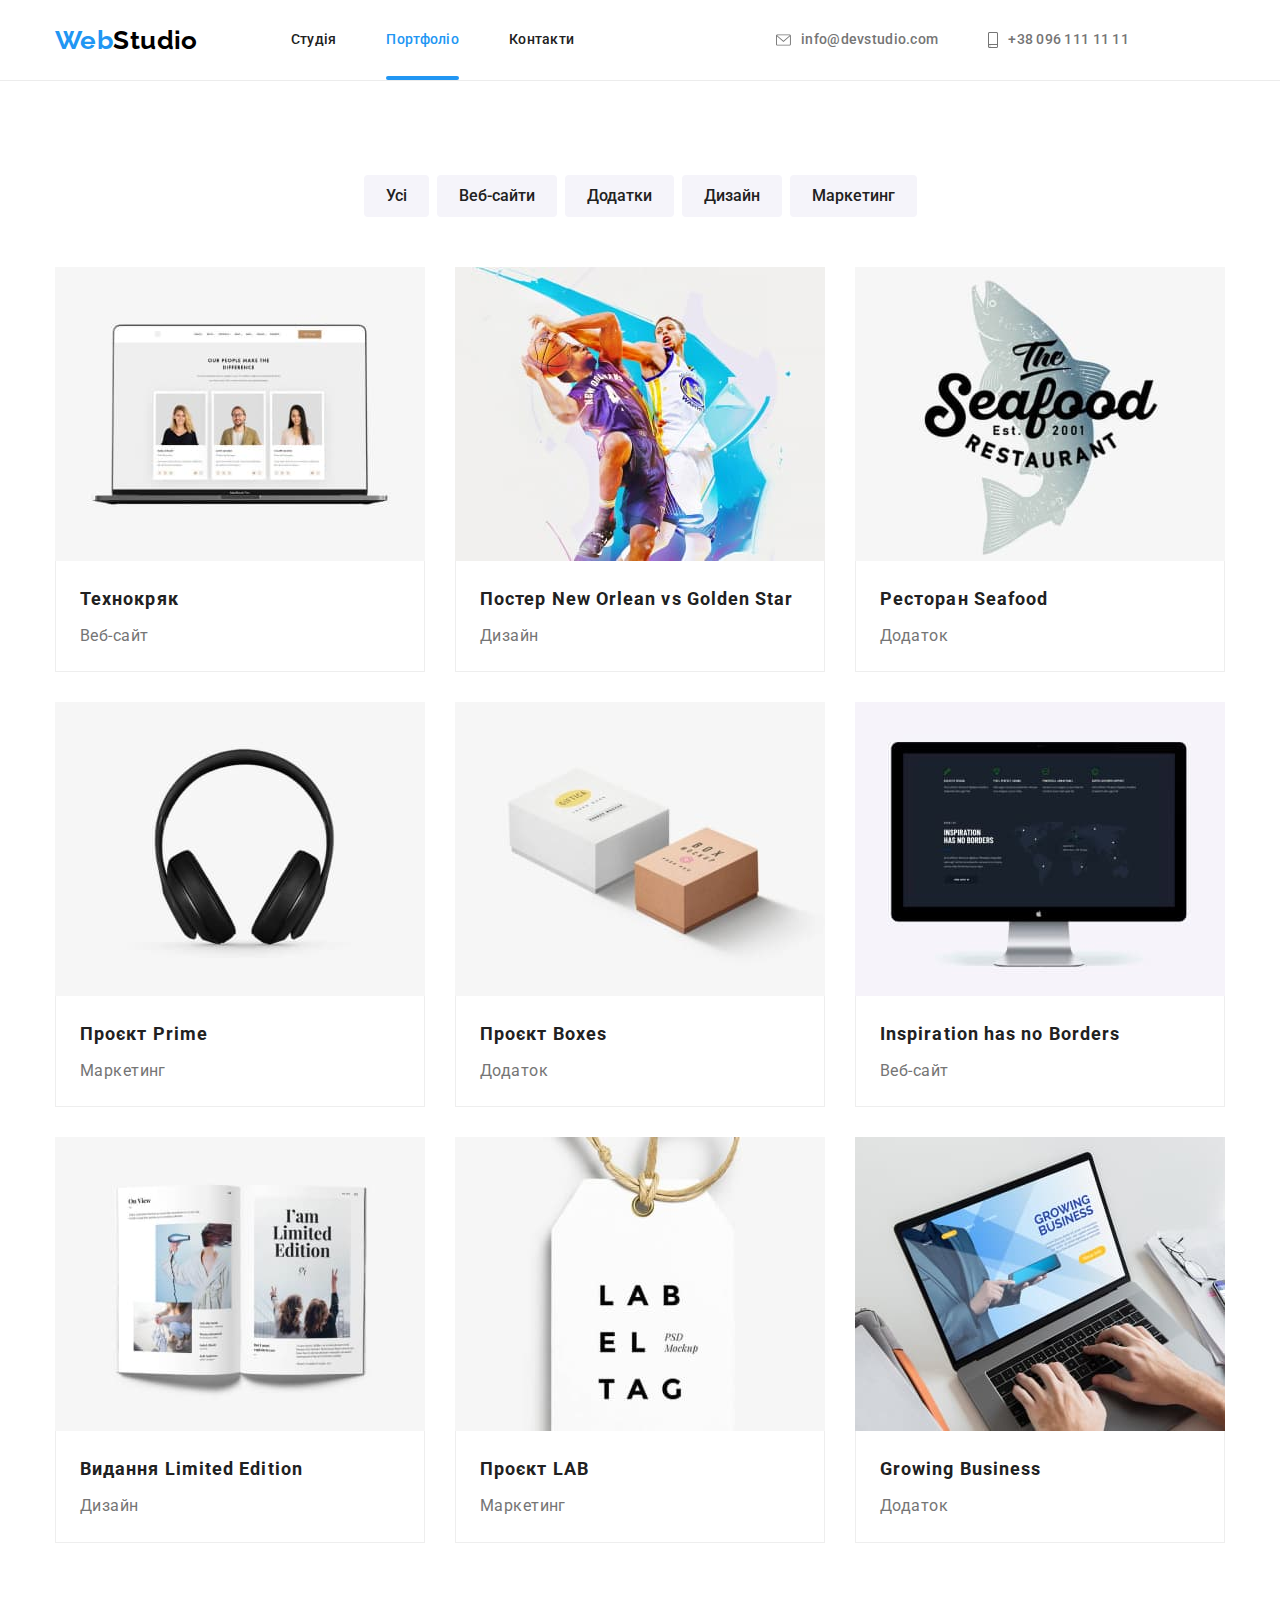
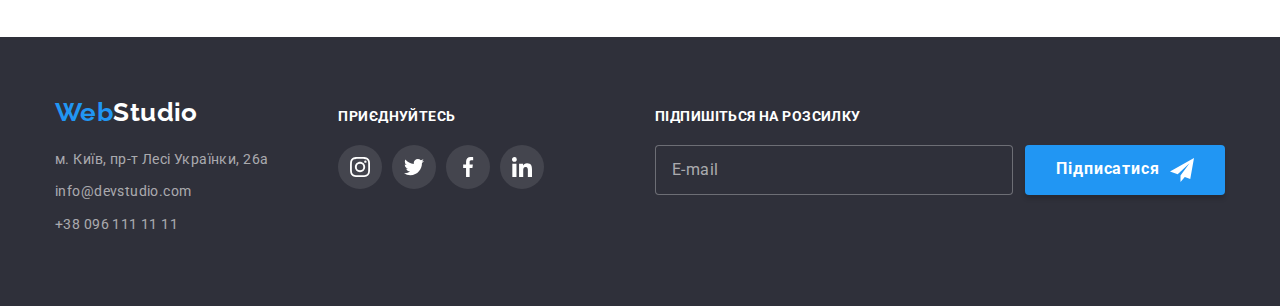
<file: portfolio.html>
<!DOCTYPE html>
<html lang="uk">
  <head>
    <meta charset="UTF-8" />
    <meta http-equiv="X-UA-Compatible" content="IE=edge" />
    <meta name="viewport" content="width=device-width, initial-scale=1.0" />
    <title>Портфоліо</title>
    <link rel="preconnect" href="https://fonts.googleapis.com" />
    <link rel="preconnect" href="https://fonts.gstatic.com" crossorigin />
    <link
      rel="stylesheet"
      href="https://cdnjs.cloudflare.com/ajax/libs/modern-normalize/1.1.0/modern-normalize.min.css"
    />
    <link rel="stylesheet" href="./css/main.min.css" />
    <link
      href="https://fonts.googleapis.com/css2?family=Raleway:wght@700&family=Roboto:wght@400;500;700;900&display=swap"
      rel="stylesheet"
    />
  </head>
  <body>
    <header class="page-header">
      <div class="container cont-navul">
        <nav class="main-nav">
          <a href="./index.html" class="logo">Web<span class="logo-studio">Studio</span></a>
          <ul class="site-nav">
            <li class="site-list">
              <a class="site-link" href="./index.html">Студія</a>
            </li>
            <li class="site-list">
             <div class="current"><a class="site-link site-link-port" href="./portfolio.html">Портфоліо</a></div></li>
            <li class="site-list"><a class="site-link" href="">Контакти</a></li>
          </ul>
        </nav>
        <ul class="contacts">
          <li class="site-list">
            <a class="contacts-link contacts-link-mail" href="mailto:info@devstudio.com"
              ><svg class="icon-mail">
                <use href="./images/icons.svg#icon-envelope"></use>
              </svg>info@devstudio.com</a
            >
          </li>
          <li class="site-list">
            <a class="contacts-link contact-link-icon" href="tel:+380961111111">
              <svg class="icon-contact">
                <use href="./images/icons.svg#icon-smartphone"></use>
            </svg>+38 096 111 11 11</a>
          </li>
        </ul>
      </div>
    </header>
    <main>
      <!--Categories projects-->
      <section class="section">
        <div class="container">
          <h1 class="visually-hidden">Наші роботи</h1>
          <ul class="categories">
            <li class="list">
              <button type="button" class="categories-btn">Усі</button>
            </li>
            <li class="list"><button type="button" class="categories-btn">Веб-сайти</button></li>
            <li class="list"><button type="button" class="categories-btn">Додатки</button></li>
            <li class="list"><button type="button" class="categories-btn">Дизайн</button></li>
            <li class="list"><button type="button" class="categories-btn">Маркетинг</button></li>
          </ul>
          <!--Cards-->
            <ul class="progects">
              <li class="progect">
                <a class="progect-link" href="">
                  <div class="portfolio-thumb portfolio-description">
                    <img
                    class="portfolio-img"
                    src="./images/1-texno.jpg"
                    alt="веб-сайт"
                    width="370"
                    height="294"
                  />
                  <div class="product-overlay">
                  <p class="text-thumb" >Ресурс пропонує комплексні пропозиції з різним рівнем функціоналу та сервісів. Все це дозволить відвідувачу отримати вичерпні відомості про компанію чи приватну особу.</p>
                   </div>
                  </div>
                  <div class="container-cards">
                    <h2 class="progect-img-header">Технокряк</h2>
                    <p class="progect-img-paragraf">Веб-сайт</p>
                </div>
                </a>
              </li>
              <li class="progect">
                <a class="progect-link" href="">
                  <div class="portfolio-thumb">
                  <img
                    class="portfolio-img"
                    src="./images/2-new.jpg"
                    alt="дизайнер"
                    width="370"
                    height="294"
                  /><div class="product-overlay">
                    <p class="text-thumb" >Ресурс пропонує комплексні пропозиції з різним рівнем функціоналу та сервісів. Все це дозволить відвідувачу отримати вичерпні відомості про компанію чи приватну особу.</p>
                  </div>
                </div>
                  <div class="container-cards">
                    <h2 class="progect-img-header">Постер New Orlean vs Golden Star</h2>
                    <p class="progect-img-paragraf">Дизайн</p>
                  </div>
                </a>
              </li>
              <li class="progect">
                <a class="progect-link" href="">
                  <div class="portfolio-thumb">
                  <img
                    class="portfolio-img"
                    src="./images/3-sea.jpg"
                    alt="додаток"
                    width="370"
                    height="294"
                  /><div class="product-overlay"><p class="text-thumb" >Ресурс пропонує комплексні пропозиції з різним рівнем функціоналу та сервісів. Все це дозволить відвідувачу отримати вичерпні відомості про компанію чи приватну особу.</p>
                  </div>
                </div>
                  <div class="container-cards">
                    <h2 class="progect-img-header">Ресторан Seafood</h2>
                    <p class="progect-img-paragraf">Додаток</p>
                  </div>
                </a>
              </li>
              <li class="progect">
                <a class="progect-link" href="">
                  <div class="portfolio-thumb">
                  <img
                    class="portfolio-img"
                    src="./images/4-prime.jpg"
                    alt="маркетинг"
                    width="370"
                    height="294"
                  /><div class="product-overlay"><p class="text-thumb" >Ресурс пропонує комплексні пропозиції з різним рівнем функціоналу та сервісів. Все це дозволить відвідувачу отримати вичерпні відомості про компанію чи приватну особу.</p>
                  </div>
                </div>
                  <div class="container-cards">
                    <h2 class="progect-img-header">Проєкт Prime</h2>
                    <p class="progect-img-paragraf">Маркетинг</p>
                  </div>
                </a>
              </li>
              <li class="progect">
                <a class="progect-link" href="">
                  <div class="portfolio-thumb">
                  <img
                    class="portfolio-img"
                    src="./images/5-boxes.jpg"
                    alt="додаток"
                    width="370"
                    height="294"
                  /><div class="product-overlay"><p class="text-thumb" >Ресурс пропонує комплексні пропозиції з різним рівнем функціоналу та сервісів. Все це дозволить відвідувачу отримати вичерпні відомості про компанію чи приватну особу.</p>
                  </div>
                </div>
                  <div class="container-cards">
                    <h2 class="progect-img-header">Проєкт Boxes</h2>
                    <p class="progect-img-paragraf">Додаток</p>
                  </div>
                </a>
              </li>
              <li class="progect">
                <a class="progect-link" href="">
                  <div class="portfolio-thumb">
                  <img
                    class="portfolio-img"
                    src="./images/6-inspir.jpg"
                    alt="веб-сайт"
                    width="370"
                    height="294"
                  /><div class="product-overlay"><p class="text-thumb" >Ресурс пропонує комплексні пропозиції з різним рівнем функціоналу та сервісів. Все це дозволить відвідувачу отримати вичерпні відомості про компанію чи приватну особу.</p>
                  </div>
                </div>
                  <div class="container-cards">
                    <h2 class="progect-img-header">Inspiration has no Borders</h2>
                    <p class="progect-img-paragraf">Веб-сайт</p>
                  </div>
                </a>
              </li>
              <li class="progect">
                <a class="progect-link" href="">
                  <div class="portfolio-thumb">
                  <img
                    class="portfolio-img"
                    src="./images/7-limited.jpg"
                    alt="дизайн"
                    width="370"
                    height="294"
                  /><div class="product-overlay"><p class="text-thumb" >Ресурс пропонує комплексні пропозиції з різним рівнем функціоналу та сервісів. Все це дозволить відвідувачу отримати вичерпні відомості про компанію чи приватну особу.</p>
                  </div>
                </div>
                  <div class="container-cards">
                    <h2 class="progect-img-header">Видання Limited Edition</h2>
                    <p class="progect-img-paragraf">Дизайн</p>
                  </div>
                </a>
              </li>
              <li class="progect">
                <a class="progect-link" href="">
                  <div class="portfolio-thumb">
                  <img
                    class="portfolio-img"
                    src="./images/8-lab.jpg"
                    alt="маркетинг"
                    width="370"
                    height="294"
                  /><div class="product-overlay"><p class="text-thumb" >Ресурс пропонує комплексні пропозиції з різним рівнем функціоналу та сервісів. Все це дозволить відвідувачу отримати вичерпні відомості про компанію чи приватну особу.</p>
                  </div>
                </div>
                  <div class="container-cards">
                    <h2 class="progect-img-header">Проєкт LAB</h2>
                    <p class="progect-img-paragraf">Маркетинг</p>
                  </div>
                </a>
              </li>
              <li class="progect">
                <a class="progect-link" href="">
                  <div class="portfolio-thumb">
                  <img
                    class="portfolio-img"
                    src="./images/9-growing.jpg"
                    alt="додаток"
                    width="370"
                    height="294"
                  /><div class="product-overlay"><p class="text-thumb" >Ресурс пропонує комплексні пропозиції з різним рівнем функціоналу та сервісів. Все це дозволить відвідувачу отримати вичерпні відомості про компанію чи приватну особу.</p>
                  </div>
                </div>
                  <div class="container-cards">
                    <h2 class="progect-img-header">Growing Business</h2>
                    <p class="progect-img-paragraf">Додаток</p>
                  </div>
                </a>
              </li>
            </ul>
          </div>
        </div>
      </section>
    </main>
    <!--Footer-->
    <footer class="footer">
      <div class=" container container-footer">
        <div>
          <a href="./index.html" class="footer-logo"
            >Web<span class="footer-logo-studio">Studio</span></a
          >
          <address>
            <ul>
              <li class="footer-list">
                <a
                  class="footer-address"
                  href="https://goo.gl/maps/Q2tLbyH8QkegB77n8"
                  target="_blank"
                  rel="noopener noreferrer"
                  >м. Київ, пр-т Лесі Українки, 26a</a
                >
              </li>
              <li class="footer-list">
                <a class="footer-address" href="mailto:info@devstudio.com">info@devstudio.com</a>
              </li>
              <li class="footer-list">
                <a class="footer-address" href="tel:+380961111111">+38 096 111 11 11</a>
              </li>
            </ul>
          </address>
        </div>
        <div class="social-footer">
          <p class="footer-paragraf">Приєднуйтесь</p>
          <ul class="team-social">
                  <li class="team-list">
                    <a class="footer-link" href="https://www.instagram.com/">
                      <svg class="icon-social">
                        <use href="./images/icons.svg#icon-instagram-2"></use>
                      </svg>
                    </a>
                  </li>
                  <li class="team-list">
                    <a class="footer-link" href="https://twitter.com/">
                      <svg class="icon-social">
                        <use href="./images/icons.svg#icon-twitter-1"></use>
                      </svg>
                    </a>
                  </li>
                  <li class="team-list">
                    <a class="footer-link" href="https://m.facebook.com/">
                      <svg class="icon-social">
                        <use href="./images/icons.svg#icon-facebook-1"></use>
                      </svg>
                    </a>
                  </li>
                  <li class="team-list">
                    <a class="footer-link" href="https://ua.linkedin.com/">
                      <svg class="icon-social">
                        <use href="./images/icons.svg#icon-linkedin-1"></use>
                      </svg>
                    </a>
                  </li>
                </ul>
        </div>
        <div class="subscribe-footer">
          <p class="footer-paragraf">Підпишіться на розсилку</p>

          <form class="subscribe-form">
            <div class="subscribe-element">
              <label for="mail"></label>
              <input type="email" id="mail" placeholder="E-mail" class="subscribe-input" />
              <div class="subscribe-but-svg"><button type="button" class="subscribe-button">Підписатися <svg class="subscribe-svg"><use href="./images/icons.svg#icon-icon-send-1"></use></svg></button></div>
            </div>
          </form>
        </div>
      </div>
    </footer>
  </body>
</html>
</file>
<file: css/main.min.css>
:root{--basic-text-colour: #757575;--secondary-text-colour: #212121;--logo-text-color: #000000;--address-text-colour: rgba(255, 255, 255, 0.6);--accent-colour: #2196f3;--basic-text-or-background: #ffffff;--secondary-background: #2f303a;--others-background: #f5f4fa;--button-background: #188ce8;--svg-fill: #afb1b8;--backdrop-background: rgba(0, 0, 0, 0.2);--cubic-bezier: cubic-bezier(0.4, 0, 0.2, 1);--type-roboto: "Roboto", sans-serif;--type-raleway: "Raleway", sans-serif;--form-border: rgba(33, 33, 33, 0.2);--cards-border: #eeeeee;--box-shadow-color: rgba(0, 0, 0, 0.15)}h1,h2,h3,h4,h5,h6,ul,p{margin:0}ul{padding-left:0}img{display:block;width:100%;height:auto}.list,.site-list,.progect{list-style:none}.qualities-list,.services-list,.team-img{list-style:none}body{background-color:var(--basic-text-or-background);font-family:var(--type-roboto);color:var(--basic-text-colour);letter-spacing:.03em;font-size:14px;line-height:1.7}.visually-hidden{position:absolute;width:1px;height:1px;margin:-1px;border:0;padding:0;white-space:nowrap;-webkit-clip-path:inset(100%);clip-path:inset(100%);clip:rect(0 0 0 0);overflow:hidden}.section{padding-top:60px;padding-bottom:60px}@media screen and (min-width: 1200px){.section{padding-top:94px;padding-bottom:94px}}.qualities-list>.qualities-list-item{font-weight:700;font-size:14px;line-height:1.14;color:var(--secondary-text-colour);text-transform:uppercase;margin-top:30px}.services{color:var(--secondary-text-colour);font-weight:700;font-size:36px;line-height:1.7;text-align:center}.team{font-size:28px;color:var(--secondary-text-colour);font-weight:700;text-align:center;line-height:1.8}@media screen and (min-width: 1600px){.team{font-size:36px;line-height:1.7}}.team-img-header{color:var(--secondary-text-colour);font-weight:500;font-size:16px;line-height:1.2}.progect-img-header{font-weight:700;font-size:18px;line-height:2;letter-spacing:.06em;color:var(--secondary-text-colour);margin-bottom:4px}.page-header{border-bottom:1px solid #ececec}@media screen and (min-width: 768px){.page-header{padding:0}}@media screen and (min-width: 768px){.cont-navul{display:-webkit-box;display:-ms-flexbox;display:flex;-webkit-box-align:center;-ms-flex-align:center;align-items:center}}@media screen and (min-width: 1200px){.cont-navul{-webkit-box-orient:horizontal;-webkit-box-direction:normal;-ms-flex-direction:row;flex-direction:row}}.main-nav{display:-webkit-box;display:-ms-flexbox;display:flex;-webkit-box-align:center;-ms-flex-align:center;align-items:center}.logo{color:var(--accent-colour);font-weight:700;font-family:var(--type-raleway);text-decoration:none;font-size:24px;line-height:1.16;padding:16px 0px}.logo-studio{color:var(--logo-text-color)}@media screen and (min-width: 1200px){.logo{font-size:26px;line-height:1.19}}.site-nav{display:none}@media screen and (min-width: 768px){.site-nav{display:-webkit-box;display:-ms-flexbox;display:flex;margin-left:87px}}@media screen and (min-width: 1200px){.site-nav{display:-webkit-box;display:-ms-flexbox;margin-left:93px}}@media screen and (min-width: 768px){.site-list{margin-right:50px}.site-list:last-child{margin-right:96px}}.site-link{font-size:40px;line-height:1.17;font-weight:500;color:var(--secondary-text-colour);letter-spacing:.02em;text-decoration:none;-webkit-transition-property:color;transition-property:color;-webkit-transition-duration:250ms;transition-duration:250ms;-webkit-transition-timing-function:var(--cubic-bezier);transition-timing-function:var(--cubic-bezier)}.site-link:hover,.site-link:focus{color:var(--accent-colour)}@media screen and (min-width: 768px){.site-link{font-size:14px;line-height:1.14;padding-top:32px;padding-bottom:32px;display:block}}.site-link-ctyd{color:var(--accent-colour)}.site-link-port{color:var(--accent-colour)}.contacts{display:none}@media screen and (min-width: 768px){.contacts{display:-webkit-box;display:-ms-flexbox;display:flex;-ms-flex-wrap:wrap;flex-wrap:wrap;-webkit-box-pack:justify;-ms-flex-pack:justify;justify-content:space-between}}@media screen and (min-width: 1200px){.contacts{margin-left:auto}}.contacts-list{list-style:none}@media screen and (min-width: 1200px){.contacts-list{margin-right:30px}.contacts-list:last-child{margin-right:0}}.contacts-link{font-weight:500;font-size:25px;line-height:1.6;letter-spacing:.02em;text-decoration:none;color:var(--accent-colour)}@media screen and (min-width: 480px){.contacts-link{font-size:34px;line-height:1.17}}@media screen and (min-width: 768px){.contacts-link{color:var(--basic-text-colour);display:-webkit-box;display:-ms-flexbox;display:flex;-webkit-box-pack:center;-ms-flex-pack:center;justify-content:center;-webkit-box-align:center;-ms-flex-align:center;align-items:center;font-size:12px;line-height:1.16;letter-spacing:.02em;-webkit-transition-property:color;transition-property:color;-webkit-transition-duration:250ms;transition-duration:250ms;-webkit-transition-timing-function:var(--cubic-bezier);transition-timing-function:var(--cubic-bezier)}.contacts-link:hover,.contacts-link:focus{color:var(--accent-colour)}}@media screen and (min-width: 1200px){.contacts-link{font-size:14px;line-height:1.14}}@media screen and (min-width: 768px){.contacts-link-mail{fill:var(--basic-text-colour);padding-bottom:10px}.contacts-link-mail:hover,.contacts-link-mail:focus{fill:var(--accent-colour)}}@media screen and (min-width: 768px)and (min-width: 1200px){.contacts-link-mail{padding-bottom:0}}.contact-link-icon{fill:var(--basic-text-colour)}.contact-link-icon:hover,.contact-link-icon:focus{fill:var(--accent-colour)}.icon-mail{width:14px;height:10px;margin-right:8px;color:var(--basic-text-colour)}.icon-mail:hover,.icon-mail:focus{color:var(--accent-colour)}@media screen and (min-width: 1200px){.icon-mail{width:16px;height:12px;margin-right:10px}}.icon-contact{width:10px;height:14px;margin-right:8px}@media screen and (min-width: 1200px){.icon-contact{width:10px;height:16px;margin-right:10px}}.current{position:relative;display:block;color:var(--accent-colour)}.current::after{content:"";position:absolute;background:var(--accent-colour);border-radius:2px;width:100%;height:4px;bottom:0px}.hero{padding-top:118px;padding-bottom:118px;text-align:center;margin-left:auto;margin-right:auto;background-position:center;background-repeat:no-repeat;background-size:cover;background-image:-webkit-gradient(linear, left top, right top, from(rgba(47, 48, 58, 0.4)), to(rgba(47, 48, 58, 0.4))),url(../images/hero/header-img-mob-1x.jpg);background-image:linear-gradient(to right, rgba(47, 48, 58, 0.4), rgba(47, 48, 58, 0.4)),url(../images/hero/header-img-mob-1x.jpg)}@media screen and (min-device-pixel-ratio: 2),screen and (-webkit-min-device-pixel-ratio: 2),screen and (min-resolution: 192dpi),screen and (min-resolution: 2dppx){.hero{background-image:-webkit-gradient(linear, left top, right top, from(rgba(47, 48, 58, 0.4)), to(rgba(47, 48, 58, 0.4))),url(../images/hero/header-img-mob-2x.jpg);background-image:linear-gradient(to right, rgba(47, 48, 58, 0.4), rgba(47, 48, 58, 0.4)),url(../images/hero/header-img-mob-2x.jpg)}}@media screen and (min-width: 768px){.hero{width:768px;background-image:-webkit-gradient(linear, left top, right top, from(rgba(47, 48, 58, 0.4)), to(rgba(47, 48, 58, 0.4))),url(../images/hero/header-img-tab-1x.jpg);background-image:linear-gradient(to right, rgba(47, 48, 58, 0.4), rgba(47, 48, 58, 0.4)),url(../images/hero/header-img-tab-1x.jpg)}}@media screen and (min-width: 768px)and (min-device-pixel-ratio: 2),screen and (min-width: 768px)and (-webkit-min-device-pixel-ratio: 2),screen and (min-width: 768px)and (min-resolution: 192dpi),screen and (min-width: 768px)and (min-resolution: 2dppx){.hero{background-image:-webkit-gradient(linear, left top, right top, from(rgba(47, 48, 58, 0.4)), to(rgba(47, 48, 58, 0.4))),url(../images/hero/header-img-tab-2x.jpg);background-image:linear-gradient(to right, rgba(47, 48, 58, 0.4), rgba(47, 48, 58, 0.4)),url(../images/hero/header-img-tab-2x.jpg)}}@media screen and (min-width: 1200px){.hero{padding-bottom:200px;padding-top:200px;width:1600px;height:600px;background-image:-webkit-gradient(linear, left top, right top, from(rgba(47, 48, 58, 0.4)), to(rgba(47, 48, 58, 0.4))),url(../images/hero/header-img-desktop-1x.jpg);background-image:linear-gradient(to right, rgba(47, 48, 58, 0.4), rgba(47, 48, 58, 0.4)),url(../images/hero/header-img-desktop-1x.jpg)}}@media screen and (min-width: 1200px)and (min-device-pixel-ratio: 2),screen and (min-width: 1200px)and (-webkit-min-device-pixel-ratio: 2),screen and (min-width: 1200px)and (min-resolution: 192dpi),screen and (min-width: 1200px)and (min-resolution: 2dppx){.hero{background-image:-webkit-gradient(linear, left top, right top, from(rgba(47, 48, 58, 0.4)), to(rgba(47, 48, 58, 0.4))),url(../images/hero/header-img-desktop-2x.jpg);background-image:linear-gradient(to right, rgba(47, 48, 58, 0.4), rgba(47, 48, 58, 0.4)),url(../images/hero/header-img-desktop-2x.jpg)}}.hero__header{font-weight:900;font-size:26px;color:var(--basic-text-or-background);text-align:center;text-transform:uppercase}@media screen and (min-width: 1200px){.hero__header{width:698px;font-size:44px;line-height:1.36;margin-left:auto;margin-right:auto}}.hero__button{color:var(--basic-text-or-background);background-color:var(--accent-colour);margin-top:30px;font-weight:700;font-size:16px;line-height:1.9;cursor:pointer;font-family:inherit;padding:10px 24px;border-radius:4px;text-align:center;border:none;-webkit-box-shadow:0px 4px 4px var(--box-shadow-color);box-shadow:0px 4px 4px var(--box-shadow-color);-webkit-transition-property:background-color;transition-property:background-color;-webkit-transition-duration:250ms;transition-duration:250ms;-webkit-transition-timing-function:var(--cubic-bezier);transition-timing-function:var(--cubic-bezier)}.hero__button:hover,.hero__button:focus{background-color:var(--button-background)}@media screen and (min-width: 1200px){.hero__button{padding:10px 32px}}@media screen and (min-width: 768px){.gualities-ul{display:-webkit-box;display:-ms-flexbox;display:flex;-ms-flex-wrap:wrap;flex-wrap:wrap}}@media screen and (min-width: 1200px){.gualities-ul{display:-webkit-box;display:-ms-flexbox;display:flex;gap:30px}}.qualities-list{margin-bottom:30px;margin-top:0;width:100%}.qualities-list:last-child{margin:0px}@media screen and (min-width: 768px){.qualities-list{width:354px;margin-right:30px}.qualities-list:nth-child(2n){margin:0}}@media screen and (min-width: 1200px){.qualities-list{width:270px;margin-right:30px}.qualities-list:nth-child(1n){margin:0}}.icons-qualities{max-width:450px;height:120px;background-color:var(--others-background);display:-webkit-box;display:-ms-flexbox;display:flex;-webkit-box-pack:center;-ms-flex-pack:center;justify-content:center;-webkit-box-align:center;-ms-flex-align:center;align-items:center;border-radius:4px}@media screen and (min-width: 768px){.icons-qualities{max-width:354px}}@media screen and (min-width: 1200px){.icons-qualities{max-width:270px}}.icon-css{width:70px;height:70px;fill:none}.qualities-list-item{font-weight:700;font-size:14px;line-height:1.14;color:var(--secondary-text-colour);text-transform:uppercase;text-align:center}@media screen and (min-width: 768px){.qualities-list-item{text-align:left}}@media screen and (min-width: 1200px){.qualities-list-item{margin-top:30px}}.qualities-list-paragraf{margin-top:10px}.section-services{display:none}@media screen and (min-width: 1200px){.section-services{padding-top:0;display:-webkit-box;display:-ms-flexbox;display:flex}}.services{margin-bottom:50px}.services-item{display:-webkit-box;display:-ms-flexbox;display:flex;gap:30px}.img-services{width:370px;height:294px;margin:auto;display:block}.product-thumb{position:relative}.img-actions{position:absolute;width:370px;height:70px;background:rgba(47,48,58,.8);bottom:0;left:0}.img-action-paragraf{font-weight:700;font-size:14px;line-height:1.14;color:var(--basic-text-or-background);text-transform:uppercase;text-align:center;padding:27px 0}.section-team{background-color:var(--others-background);padding-top:60px;padding-bottom:60px}@media screen and (min-width: 1200px){.section-team{padding-top:94px;padding-bottom:94px}}.team{margin-bottom:50px}@media screen and (min-width: 768px){.team-people{display:-webkit-box;display:-ms-flexbox;display:flex;-ms-flex-wrap:wrap;flex-wrap:wrap;gap:30px;-ms-flex-preferred-size:calc((100% - 30px)/2);flex-basis:calc((100% - 30px)/2)}}@media screen and (min-width: 1200px){.team-people{-ms-flex-preferred-size:calc((100% - 90px)/4);flex-basis:calc((100% - 90px)/4)}}.team-img{width:100%;background:var(--basic-text-or-background);-webkit-box-shadow:0px 1px 3px rgba(0,0,0,.12),0px 1px 1px rgba(0,0,0,.14),0px 2px 1px rgba(0,0,0,.2);box-shadow:0px 1px 3px rgba(0,0,0,.12),0px 1px 1px rgba(0,0,0,.14),0px 2px 1px rgba(0,0,0,.2);border-radius:0px 0px 4px 4px;margin-bottom:30px}@media screen and (min-width: 768px){.team-img{width:354px;margin-bottom:0px}.team-img:last-child{margin-right:0}}@media screen and (min-width: 1200px){.team-img{width:270px}}.team-img-header{color:var(--secondary-text-colour);font-weight:500;font-size:16px;line-height:1.2;margin-top:30px}.team-img-paragraf{color:var(--basic-text-colour);font-size:16px;line-height:1.2;margin-top:10px;margin-bottom:16px}.container-team{text-align:center}.team-social{list-style:none;display:-webkit-box;display:-ms-flexbox;display:flex;-webkit-box-pack:center;-ms-flex-pack:center;justify-content:center;-webkit-box-align:center;-ms-flex-align:center;align-items:center;margin-top:16px}.team-list{margin-right:10px}.team-list:not(:last-child){margin-right:10px}.social-link{width:44px;height:44px;display:-webkit-box;display:-ms-flexbox;display:flex;-webkit-box-pack:center;-ms-flex-pack:center;justify-content:center;-webkit-box-align:center;-ms-flex-align:center;align-items:center;fill:var(--svg-fill);background-color:var(--basic-text-or-background);border-radius:50%;border:none;margin-bottom:30px;-webkit-transition-property:background-color,fill;transition-property:background-color,fill;-webkit-transition-duration:250ms;transition-duration:250ms;-webkit-transition-timing-function:var(--cubic-bezier);transition-timing-function:var(--cubic-bezier)}.social-link:hover,.social-link:focus{fill:var(--basic-text-or-background);background-color:var(--accent-colour)}.icon-social{width:20px;height:20px}.icon-social:hover,.icon-social:focus{fill:var(--basic-text-or-background)}.customers{list-style:none;display:-webkit-box;display:-ms-flexbox;display:flex;-ms-flex-wrap:wrap;flex-wrap:wrap;gap:30px}.customers-list{-ms-flex-preferred-size:calc((100% - 30px)/2);flex-basis:calc((100% - 30px)/2)}@media screen and (min-width: 768px){.customers-list{-ms-flex-preferred-size:calc((100% - 60px)/3);flex-basis:calc((100% - 60px)/3)}}@media screen and (min-width: 1200px){.customers-list{-ms-flex-preferred-size:calc((100% - 150px)/6);flex-basis:calc((100% - 150px)/6)}}.customer-link{height:92px;display:-webkit-box;display:-ms-flexbox;display:flex;-ms-flex-wrap:wrap;flex-wrap:wrap;-webkit-box-pack:center;-ms-flex-pack:center;justify-content:center;-webkit-box-align:center;-ms-flex-align:center;align-items:center;color:var(--svg-fill);-webkit-transition-property:color;transition-property:color;-webkit-transition-duration:250ms;transition-duration:250ms;-webkit-transition-timing-function:var(--cubic-bezier);transition-timing-function:var(--cubic-bezier)}.customer-link:hover,.customer-link:focus{color:var(--accent-colour)}@media screen and (min-width: 768px){.customer-link{width:226px}}@media screen and (min-width: 1200px){.customer-link{width:170px}}.border{border:1px solid var(--svg-fill);border-radius:4px;background-color:var(--basic-text-or-background)}.border:hover,.border:focus{color:var(--accent-colour);border-color:var(--accent-colour)}.icons-customers{width:106px;height:60px;fill:currentColor}.footer{background-color:var(--secondary-background);padding-top:60px;padding-bottom:60px}.container-footer{text-align:center}@media screen and (min-width: 1200px){.container-footer{display:-webkit-box;display:-ms-flexbox;display:flex;-webkit-box-pack:center;-ms-flex-pack:center;justify-content:center;-webkit-box-align:baseline;-ms-flex-align:baseline;align-items:baseline}}.footer-logo{margin-bottom:20px;display:block;color:var(--accent-colour);font-size:26px;line-height:1.19;font-weight:700;font-family:var(--type-raleway);text-decoration:none}@media screen and (min-width: 1200px){.footer-logo{text-align:left}}.footer-logo-studio{color:var(--basic-text-or-background)}.footer-address{font-size:14px;line-height:1.7;color:var(--address-text-colour);text-decoration:none;font-style:normal;-webkit-transition-property:color;transition-property:color;-webkit-transition-duration:250ms;transition-duration:250ms;-webkit-transition-timing-function:var(--cubic-bezier);transition-timing-function:var(--cubic-bezier)}.footer-address:hover,.footer-address:focus{color:var(--basic-text-or-background)}.footer-list{list-style:none;margin-bottom:8px}@media screen and (min-width: 1200px){.footer-list{margin-bottom:9px;text-align:left}}.footer-list:not(:last-child){margin-bottom:9px}.cont-tablet{padding-bottom:60px}@media screen and (min-width: 768px){.cont-tablet{display:-webkit-box;display:-ms-flexbox;display:flex;-webkit-box-align:baseline;-ms-flex-align:baseline;align-items:baseline;margin:0 auto;-webkit-box-pack:center;-ms-flex-pack:center;justify-content:center;padding-bottom:60px}}@media screen and (min-width: 1200px){.cont-tablet{margin:0}}@media screen and (min-width: 1200px){.logofoot-container{padding:0 auto;margin-left:0}}.social-footer{text-align:center;margin-top:60px}@media screen and (min-width: 768px){.social-footer{padding-left:165px;margin:0}}@media screen and (min-width: 1200px){.social-footer{margin-left:70px;margin-right:0;padding:0}}.footer-paragraf{font-weight:700;font-size:14px;line-height:1.14;color:var(--basic-text-or-background);text-transform:uppercase;margin-bottom:20px;text-align:center}@media screen and (min-width: 1200px){.footer-paragraf{text-align:left}}.team-social{margin-top:0}.footer-link{width:44px;height:44px;display:-webkit-box;display:-ms-flexbox;display:flex;-webkit-box-pack:center;-ms-flex-pack:center;justify-content:center;-webkit-box-align:center;-ms-flex-align:center;align-items:center;fill:var(--basic-text-or-background);background:rgba(255,255,255,.1);border-radius:50%;-webkit-transition-property:background-color;transition-property:background-color;-webkit-transition-duration:250ms;transition-duration:250ms;-webkit-transition-timing-function:var(--cubic-bezier);transition-timing-function:var(--cubic-bezier)}.footer-link:hover,.footer-link:focus{background-color:var(--accent-colour)}.subscribe-footer{-webkit-box-align:baseline;-ms-flex-align:baseline;align-items:baseline;margin-left:auto}.subscribe-form{padding:0}.subscribe-element{text-align:center}@media screen and (min-width: 768px){.subscribe-element{display:-webkit-box;display:-ms-flexbox;display:flex;margin-top:20px;-webkit-box-align:center;-ms-flex-align:center;align-items:center;-webkit-box-pack:center;-ms-flex-pack:center;justify-content:center;-webkit-box-orient:vertical;-webkit-box-direction:normal;-ms-flex-direction:column;flex-direction:column}}@media screen and (min-width: 1200px){.subscribe-element{-webkit-box-orient:horizontal;-webkit-box-direction:normal;-ms-flex-direction:row;flex-direction:row;-webkit-box-pack:baseline;-ms-flex-pack:baseline;justify-content:baseline}}.subscribe-input{margin-bottom:20px;width:100%;height:50px;border:1px solid rgba(255,255,255,.3);border-radius:4px;background-color:var(--secondary-background);padding:15px 16px;color:rgba(255,255,255,.6);-webkit-transition-property:border-color;transition-property:border-color;-webkit-transition-duration:250ms;transition-duration:250ms;-webkit-transition-timing-function:var(--cubic-bezier);transition-timing-function:var(--cubic-bezier)}.subscribe-input:focus{border-color:var(--basic-text-or-background)}@media screen and (min-width: 768px){.subscribe-input{width:450px}}@media screen and (min-width: 1200px){.subscribe-input{margin:0;width:358px}}.subscribe-input::-webkit-input-placeholder{letter-spacing:.03em;font-size:16px;line-height:1.25;color:rgba(255,255,255,.6)}.subscribe-input::-moz-placeholder{letter-spacing:.03em;font-size:16px;line-height:1.25;color:rgba(255,255,255,.6)}.subscribe-input:-ms-input-placeholder{letter-spacing:.03em;font-size:16px;line-height:1.25;color:rgba(255,255,255,.6)}.subscribe-input::-ms-input-placeholder{letter-spacing:.03em;font-size:16px;line-height:1.25;color:rgba(255,255,255,.6)}.subscribe-input::placeholder{letter-spacing:.03em;font-size:16px;line-height:1.25;color:rgba(255,255,255,.6)}.subscribe-button{display:-webkit-box;display:-ms-flexbox;display:flex;-webkit-box-pack:center;-ms-flex-pack:center;justify-content:center;text-align:center;-webkit-box-align:center;-ms-flex-align:center;align-items:center;margin:0 auto;width:200px;height:50px;background:var(--accent-colour);-webkit-box-shadow:0px 4px 4px var(--box-shadow-color);box-shadow:0px 4px 4px var(--box-shadow-color);border-radius:4px;color:var(--basic-text-or-background);font-weight:700;font-size:16px;line-height:1.9;letter-spacing:.06em;padding:10px 0;border:none;cursor:pointer;-webkit-transition-property:background-color;transition-property:background-color;-webkit-transition-duration:250ms;transition-duration:250ms;-webkit-transition-timing-function:var(--cubic-bezier);transition-timing-function:var(--cubic-bezier)}.subscribe-button:hover,.subscribe-button:focus{background-color:var(--button-background)}@media screen and (min-width: 768px){.subscribe-button{margin-left:274px}}@media screen and (min-width: 1200px){.subscribe-button{margin-left:12px}}.subscribe-svg{width:24px;height:24px;margin-left:10px}.container{width:320px;margin-left:auto;margin-right:auto;padding-left:15px;padding-right:15px}@media screen and (min-width: 480px){.container{width:480px}}@media screen and (min-width: 768px){.container{width:768px}}@media screen and (min-width: 1200px){.container{width:1200px}}.menu-container{position:fixed;top:0;left:0;background-color:#fff;-webkit-transform:translateX(100%);transform:translateX(100%);-webkit-transition:-webkit-transform 250em;transition:-webkit-transform 250em;transition:transform 250em;transition:transform 250em, -webkit-transform 250em;height:100%;width:100%}@media screen and (min-width: 767px){.menu-container{display:none}}.menu-container.is-open{-webkit-transform:translateX(0);transform:translateX(0)}.content-mobile{display:-webkit-box;display:-ms-flexbox;display:flex;-webkit-box-orient:vertical;-webkit-box-direction:normal;-ms-flex-direction:column;flex-direction:column;background-color:#fff;padding:48px 40px;position:absolute;width:100%;height:100%}.burger-button{width:40px;height:40px;display:-webkit-box;display:-ms-flexbox;display:flex;position:absolute;-webkit-box-align:center;-ms-flex-align:center;align-items:center;-webkit-box-pack:center;-ms-flex-pack:center;justify-content:center;background-color:#fff;cursor:pointer;border:none;outline:none;top:10px;right:10px}@media screen and (min-width: 768px){.burger-button{display:none}}.burger-opensvg{width:24px;height:16px;fill:#000}.burger-closesvg{width:18px;height:18px;fill:#212121;-webkit-transition-property:fill;transition-property:fill;-webkit-transition-duration:250ms;transition-duration:250ms;-webkit-transition-timing-function:var(--cubic-bezier);transition-timing-function:var(--cubic-bezier)}.burger-closesvg:hover,.burger-closesvg:focus{fill:var(--accent-colour)}@media screen and (min-width: 768px){.burger-closesvg{display:none}}.menu{list-style:none}.mobile-list,.contact-list{margin-bottom:32px}.mobile-list:not(:last-child),.contact-list:not(:last-child){margin-bottom:32px}.mobile-contact{list-style:none;margin-top:auto}.mail-link{font-weight:500;font-size:24px;line-height:1.16;letter-spacing:.02em;text-decoration:none;color:var(--basic-text-colour)}.social-mobile{display:-webkit-box;display:-ms-flexbox;display:flex;list-style:none}@media screen and (min-width: 480px){.social-mobile{margin-top:64px;text-align:center;-webkit-box-align:center;-ms-flex-align:center;align-items:center;-webkit-box-pack:start;-ms-flex-pack:start;justify-content:flex-start}}.social-list{font-weight:500;font-size:10px;line-height:2.2;letter-spacing:.02em;color:var(--accent-colour);-webkit-transition-property:color;transition-property:color;-webkit-transition-duration:250ms;transition-duration:250ms;-webkit-transition-timing-function:var(--cubic-bezier);transition-timing-function:var(--cubic-bezier)}@media screen and (min-width: 480px){.social-list{font-size:18px;line-height:1.2}}.gap{width:22px;height:0px;-webkit-transform:rotate(90deg);transform:rotate(90deg);border:1px solid rgba(33,33,33,.2);margin-left:10px;margin-right:10px}.backdrop{position:fixed;top:0;left:0;width:100%;height:100%;background-color:var(--backdrop-background);opacity:1;-webkit-transition-property:opasity;transition-property:opasity;-webkit-transition-duration:250ms;transition-duration:250ms;-webkit-transition-timing-function:var(--cubic-bezier);transition-timing-function:var(--cubic-bezier)}.is-hidden{opacity:0;pointer-events:none;visibility:hidden}.backdrop.is-hidden .modal{-webkit-transform:translate(-50%, -50%) scale(1.1);transform:translate(-50%, -50%) scale(1.1)}.modal{position:absolute;top:50%;left:50%;min-width:200px;min-height:609px;border-radius:4px;background-color:var(--basic-text-or-background);-webkit-transform:translate(-50%, -50%) scale(1);transform:translate(-50%, -50%) scale(1);-webkit-transition:opacity 250ms var(--cubic-bezier),visibility 250ms var(--cubic-bezier),-webkit-transform 250ms var(--cubic-bezier);transition:opacity 250ms var(--cubic-bezier),visibility 250ms var(--cubic-bezier),-webkit-transform 250ms var(--cubic-bezier);transition:transform 250ms var(--cubic-bezier),opacity 250ms var(--cubic-bezier),visibility 250ms var(--cubic-bezier);transition:transform 250ms var(--cubic-bezier),opacity 250ms var(--cubic-bezier),visibility 250ms var(--cubic-bezier),-webkit-transform 250ms var(--cubic-bezier)}@media screen and (min-width: 1200px){.modal{min-width:528px;min-height:581px}}.modal__close{position:absolute;display:-webkit-box;display:-ms-flexbox;display:flex;-webkit-box-pack:center;-ms-flex-pack:center;justify-content:center;-webkit-box-align:center;-ms-flex-align:center;align-items:center;right:8px;top:8px;width:30px;height:30px;background:var(--basic-text-or-background);border:1px solid rgba(0,0,0,.1);border-radius:50%;cursor:pointer}.modal__icon{width:18px;height:18px;fill:var(--logo-text-color);-webkit-transition-property:fill;transition-property:fill;-webkit-transition-duration:250ms;transition-duration:250ms;-webkit-transition-timing-function:var(--cubic-bezier);transition-timing-function:var(--cubic-bezier)}.modal__icon:hover,.modal__icon:focus{fill:var(--accent-colour)}.speaker-form{width:100%;padding:40px 40px}@media screen and (min-width: 480px){.speaker-form{width:450px;margin-left:auto;margin-right:auto}}@media screen and (min-width: 1200px){.speaker-form{width:528px}}.speaker-form__title{text-align:center;margin-bottom:12px;font-weight:700;font-size:20px;line-height:1.15;letter-spacing:.03em;color:var(--secondary-text-colour)}.speaker-form__element{margin-top:10px;display:-webkit-box;display:-ms-flexbox;display:flex;-webkit-box-orient:vertical;-webkit-box-direction:normal;-ms-flex-direction:column;flex-direction:column}.speaker-form__label{margin-bottom:4px;font-size:12px;line-height:1.16;letter-spacing:.01em;color:var(--basic-text-colour)}.speaker-form__input{margin:0;padding-left:42px;border:none;height:40px;width:100%;border:1px solid var(--form-border);border-radius:4px;outline:none;-webkit-transition-property:border;transition-property:border;-webkit-transition-duration:250ms;transition-duration:250ms;-webkit-transition-timing-function:var(--cubic-bezier);transition-timing-function:var(--cubic-bezier)}.speaker-form__input:hover,.speaker-form__input:focus{border:1px solid var(--accent-colour)}.speaker-form__input:hover+svg,.speaker-form__input:focus+svg{fill:var(--accent-colour)}.speaker-form__svg{position:relative;fill:var(--secondary-text-colour);-webkit-transition-property:fill;transition-property:fill;-webkit-transition-duration:250ms;transition-duration:250ms;-webkit-transition-timing-function:var(--cubic-bezier);transition-timing-function:var(--cubic-bezier)}.speaker-form__icon--characteristic{position:absolute;width:12px;height:12px;top:50%;left:17px;-webkit-transform:translateY(-50%);transform:translateY(-50%)}.icon-tel{width:13px;height:13px}.icon-mail{width:15px;height:12px}.speaker-form__textarea{margin:0;padding:12px 16px;border:none;border:1px solid var(--form-border);border-radius:4px;width:100%;height:120px;outline:none;resize:none;-webkit-transition-property:border;transition-property:border;-webkit-transition-duration:250ms;transition-duration:250ms;-webkit-transition-timing-function:var(--cubic-bezier);transition-timing-function:var(--cubic-bezier)}.speaker-form__textarea:hover,.speaker-form__textarea:focus{border:1px solid var(--accent-colour)}.speaker-form__textarea::-webkit-input-placeholder{color:rgba(117,117,117,.5);font-size:12px;line-height:1.16;letter-spacing:.01em;resize:none}.speaker-form__textarea::-moz-placeholder{color:rgba(117,117,117,.5);font-size:12px;line-height:1.16;letter-spacing:.01em;resize:none}.speaker-form__textarea:-ms-input-placeholder{color:rgba(117,117,117,.5);font-size:12px;line-height:1.16;letter-spacing:.01em;resize:none}.speaker-form__textarea::-ms-input-placeholder{color:rgba(117,117,117,.5);font-size:12px;line-height:1.16;letter-spacing:.01em;resize:none}.speaker-form__textarea::placeholder{color:rgba(117,117,117,.5);font-size:12px;line-height:1.16;letter-spacing:.01em;resize:none}.conditions{padding:0;margin-top:20px;display:-webkit-box;display:-ms-flexbox;display:flex;-webkit-box-align:center;-ms-flex-align:center;align-items:center;-webkit-box-pack:center;-ms-flex-pack:center;justify-content:center}.checkbox{display:-webkit-box;display:-ms-flexbox;display:flex;border:2px solid var(--secondary-text-colour);width:15px;height:15px;border-radius:3px;-webkit-box-align:center;-ms-flex-align:center;align-items:center;margin-right:7px}.conditions__check:checked+label .checkbox{background:var(--accent-colour);border:2px solid var(--accent-colour)}.checkebox__icon{width:11px;height:8px}.conditions__policy{display:-webkit-box;display:-ms-flexbox;display:flex;-webkit-box-align:center;-ms-flex-align:center;align-items:center;font-size:12px;line-height:1.16;letter-spacing:.03em;color:var(--basic-text-colour)}@media screen and (min-width: 1200px){.conditions__policy{font-size:14px;line-height:1.7}}.checkebox__current{position:relative;display:block;color:var(--accent-colour)}.checkebox__link{color:var(--accent-colour);padding-left:0;-webkit-text-decoration:underline var(--accent-colour) 1px;text-decoration:underline var(--accent-colour) 1px}@media screen and (min-width: 480px){.checkebox__link{padding-left:5px;text-decoration:none}.checkebox__link::before{content:"";position:absolute;background:var(--accent-colour);border-radius:2px;width:100%;height:.5px;bottom:2px}}@media screen and (min-width: 1200px){.checkebox__link::before{content:"";position:absolute;background:var(--accent-colour);border-radius:2px;width:100%;height:.5px;bottom:6px}}.btm-form{display:-webkit-box;display:-ms-flexbox;display:flex;-webkit-box-align:center;-ms-flex-align:center;align-items:center;-webkit-box-pack:center;-ms-flex-pack:center;justify-content:center}.btm-form__button{color:var(--basic-text-or-background);background-color:var(--accent-colour);font-weight:700;font-size:16px;line-height:1.9;cursor:pointer;font-family:inherit;text-align:center;letter-spacing:.06em;border:none;-webkit-box-shadow:0px 4px 4px var(--box-shadow-color);box-shadow:0px 4px 4px var(--box-shadow-color);border-radius:4px;padding:10px 52px;margin-top:30px;margin-left:0;margin-right:0;-webkit-transition-property:background-color;transition-property:background-color;-webkit-transition-duration:250ms;transition-duration:250ms;-webkit-transition-timing-function:var(--cubic-bezier);transition-timing-function:var(--cubic-bezier)}.btm-form__button:hover,.btm-form__button:focus{background-color:var(--button-background)}.categories{gap:8px;display:-webkit-box;display:-ms-flexbox;display:flex;-webkit-box-pack:center;-ms-flex-pack:center;justify-content:center;margin-bottom:50px}.categories-btn{background-color:var(--others-background);color:var(--secondary-text-colour);font-family:inherit;font-weight:500;font-size:16px;line-height:1.6;cursor:pointer;border:none;border-radius:4px;padding:8px 22px;display:inline-block;-webkit-transition-property:background-color,color,-webkit-box-shadow;transition-property:background-color,color,-webkit-box-shadow;transition-property:background-color,color,box-shadow;transition-property:background-color,color,box-shadow,-webkit-box-shadow;-webkit-transition-duration:250ms;transition-duration:250ms;-webkit-transition-timing-function:var(--cubic-bezier);transition-timing-function:var(--cubic-bezier)}.categories-btn:hover,.categories-btn:focus{background-color:var(--accent-colour);color:var(--basic-text-or-background);-webkit-box-shadow:0px 3px 1px rgba(0,0,0,.1),0px 1px 2px rgba(0,0,0,.08),0px 2px 2px rgba(0,0,0,.12);box-shadow:0px 3px 1px rgba(0,0,0,.1),0px 1px 2px rgba(0,0,0,.08),0px 2px 2px rgba(0,0,0,.12)}.categories-btn:nth-child(5){margin-right:0px}.progects{display:-webkit-box;display:-ms-flexbox;display:flex;-ms-flex-wrap:wrap;flex-wrap:wrap;gap:30px;padding-left:0}.progect{background-color:var(--basic-text-or-background)}.container-cards{border-bottom:1px solid var(--cards-border);border-left:1px solid var(--cards-border);border-right:1px solid var(--cards-border);padding:20px 24px}.progect-img-paragraf{color:var(--basic-text-colour);font-size:16px;line-height:1.9}.portfolio-img{display:block;max-width:100%;height:auto}.progect-link{display:block;text-decoration:none;-webkit-transition-property:-webkit-box-shadow;transition-property:-webkit-box-shadow;transition-property:box-shadow;transition-property:box-shadow, -webkit-box-shadow;-webkit-transition-duration:250ms;transition-duration:250ms;-webkit-transition-timing-function:var(--cubic-bezier);transition-timing-function:var(--cubic-bezier)}.progect-link:hover,.progect-link:focus{-webkit-box-shadow:0px 1px 1px rgba(0,0,0,.12),0px 4px 4px rgba(0,0,0,.06),1px 4px 6px rgba(0,0,0,.16);box-shadow:0px 1px 1px rgba(0,0,0,.12),0px 4px 4px rgba(0,0,0,.06),1px 4px 6px rgba(0,0,0,.16)}.progect-link:hover .product-overlay{-webkit-transform:translateY(0);transform:translateY(0);opacity:1}.portfolio-thumb{position:relative;overflow:hidden}.portfolio-thumb:hover .product-overlay{opacity:1;-webkit-transform:translateY(0);transform:translateY(0)}.product-overlay{position:absolute;bottom:0;width:100%;height:100%;background:rgba(33,150,243,.9);color:var(--basic-text-or-background);font-size:18px;line-height:1.5;letter-spacing:.03em;padding:63px 24px;opacity:0;-webkit-transform:translateY(100%);transform:translateY(100%);-webkit-transition-property:-webkit-transform;transition-property:-webkit-transform;transition-property:transform;transition-property:transform, -webkit-transform;-webkit-transition-duration:250ms;transition-duration:250ms;-webkit-transition-timing-function:var(--cubic-bezier);transition-timing-function:var(--cubic-bezier)}/*# sourceMappingURL=main.min.css.map */
</file>
